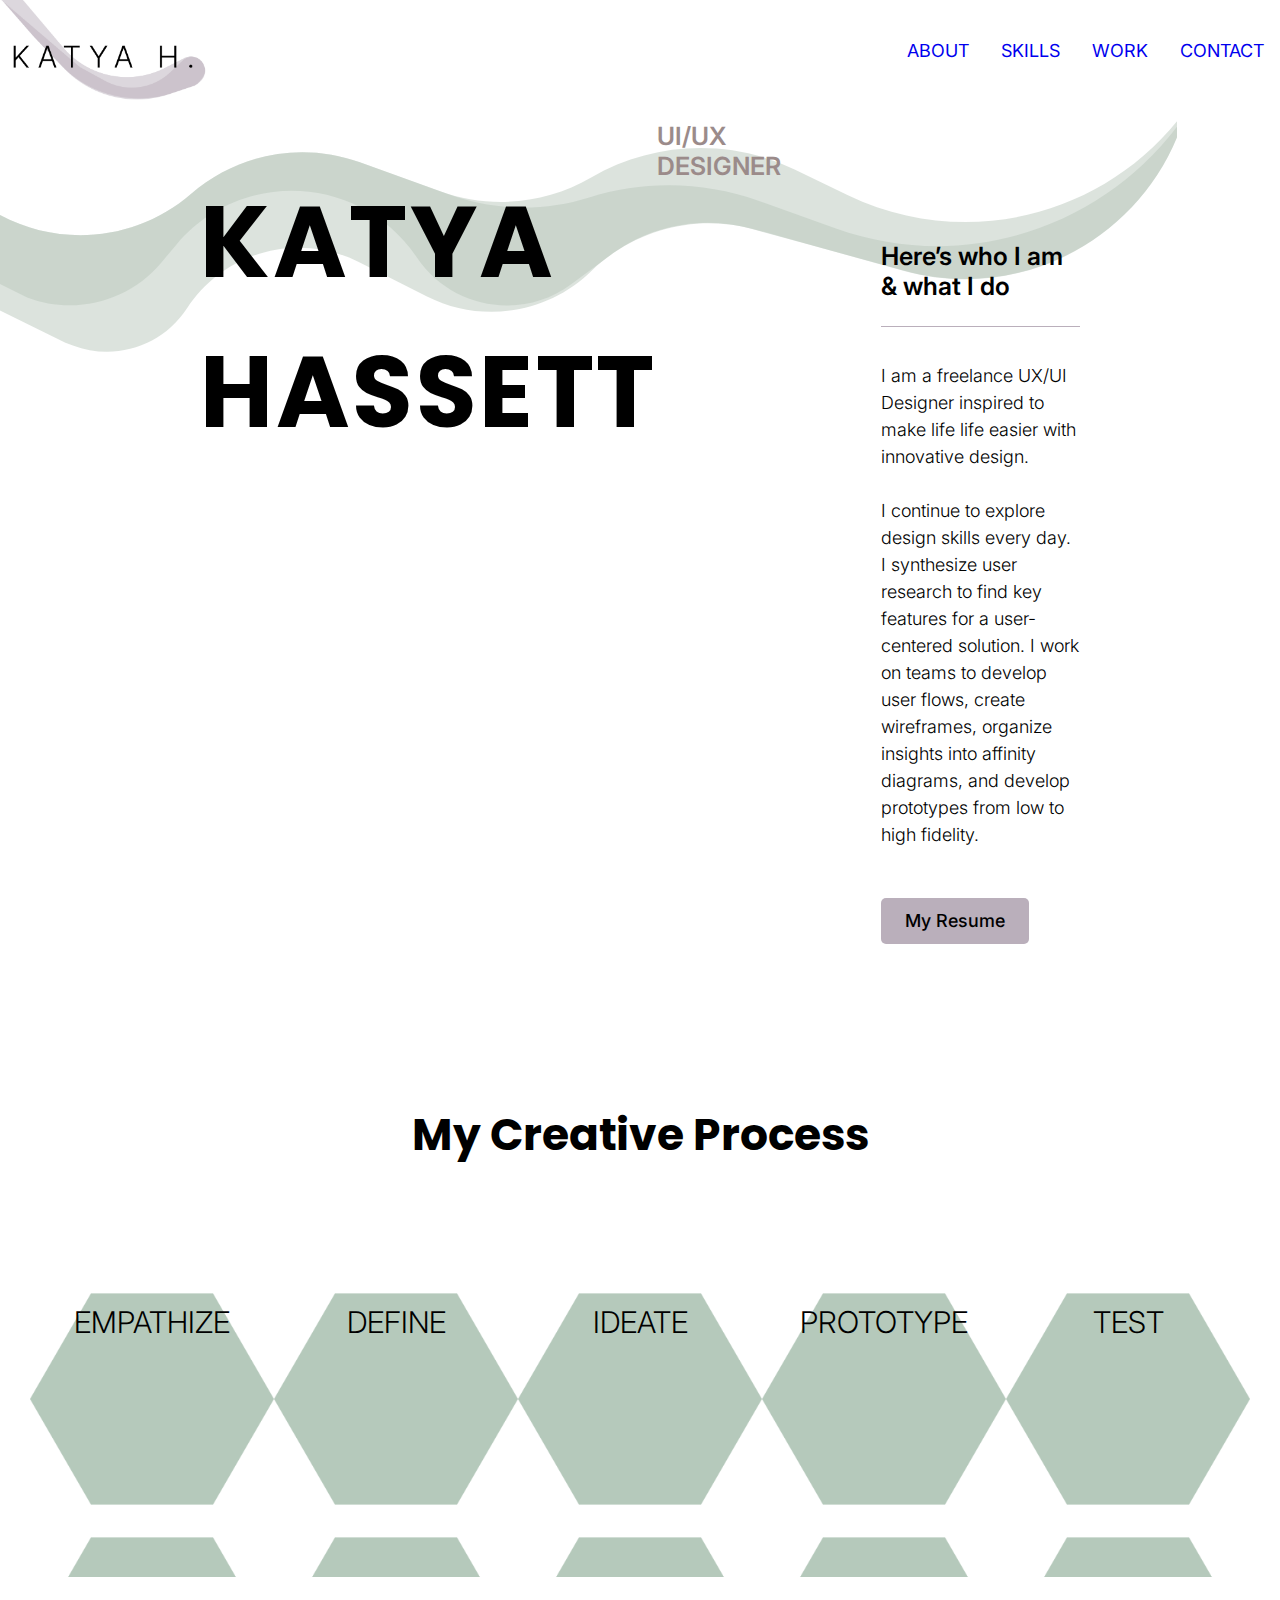
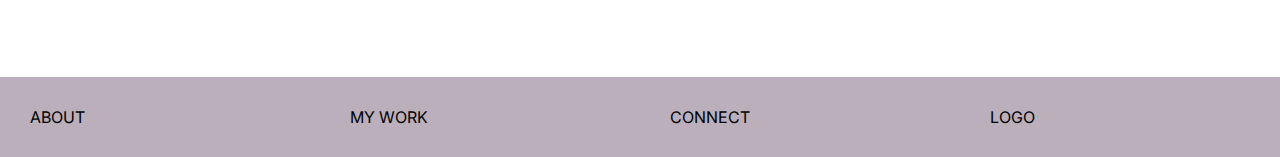
<file: index.html>
<!DOCTYPE html>
<html>
    <head>
        <title>Katya Hassett</title>
        <link rel="stylesheet" href="./style.css">
<link rel="preconnect" href="https://fonts.googleapis.com">
<link rel="preconnect" href="https://fonts.gstatic.com" crossorigin>
<link href="https://fonts.googleapis.com/css2?family=Poppins:wght@400;700&display=swap" rel="stylesheet">
<link rel="preconnect" href="https://fonts.googleapis.com">
<link rel="preconnect" href="https://fonts.gstatic.com" crossorigin>
<link href="https://fonts.googleapis.com/css2?family=Inter:wght@300;400;500;600;700&display=swap" rel="stylesheet">
    </head>

    <body class="mysite">
        <header class="nav">
            <a href="index.html">
                <img id ="logo" src="./images/logo.png" alt="Katya H. Logo">
            </a>

            <ul class="main-nav">
                <li><a href="#">ABOUT</a></li>
                <li><a href="skills.html">SKILLS</a></li>
                <li><a href="myWork.html">WORK</a></li>
                <li><a href="#">CONTACT</a></li>
            </ul>
        </header> 
        <main class="main-content">
            <div class="swirl"> 
                <svg height="496" width="100%" left="109px" position="absolute"
                viewBox="0 0 1440 496" fill="none" xmlns="http://www.w3.org/2000/svg">
                 <path opacity="0.5" d="M-635.546 -806.524L-600.464 -797.242C-524.139 -777.048 -494.987 -684.147 -546.091 -623.966C-564.326 -602.493 -573.39 -574.713 -571.328 -546.617L-530.932 3.82957C-529.333 25.6133 -523.881 46.9405 -514.829 66.8188C-483.574 135.454 -416.501 174.691 -347.272 174.962C-323.124 143.686 -281.341 130.344 -243.001 142.946L-222.844 129.457C-155.665 84.5042 -68.4273 82.9039 0.355499 125.363L105.905 190.518C176.856 234.316 268.036 226.934 331.017 172.294C383.183 127.037 455.743 113.524 520.703 136.969L610.84 169.501C667.039 189.784 729.334 184.155 780.987 154.124C851.05 113.389 936.742 110.006 1009.8 145.089L1069.78 173.891C1208.52 240.518 1367.6 192.579 1450.83 76.5283C1454.19 63.7051 1456.61 50.4302 1458 36.7646L1480.3 -507.457L1452.62 -579.404C1436.49 -621.326 1401.56 -653.204 1358.35 -665.444L1181.42 -715.552C1047.68 -753.429 1076.8 -950.815 1215.78 -948.464C1255.84 -947.786 1292.86 -926.94 1314.22 -893.033L1428.93 -710.891C1465.44 -652.918 1483.49 -585.224 1480.68 -516.769L1480.3 -507.457L1523.56 -395.01C1547.64 -332.418 1552.58 -264.081 1537.73 -198.68L1500.38 -34.0958C1490.98 7.31252 1473.79 44.5124 1450.83 76.5283C1415.08 213.021 1272.93 298.347 1132.11 259.029L965.253 212.443C910.899 197.267 852.614 206.936 806.072 238.851L803.864 240.364C795.97 245.777 788.576 251.884 781.768 258.612C732.617 307.184 657.934 318.933 596.244 287.798L519.504 249.067C451.22 214.603 367.94 237.083 326.274 301.226C298.693 343.685 245.217 361.133 197.902 343.112L189.5 339.912L35 264.132L-234.518 146.189C-237.321 144.962 -240.152 143.882 -243.001 142.946L-244.178 143.733C-276.13 165.113 -311.981 175.101 -347.272 174.962C-351.553 180.507 -355.279 186.615 -358.335 193.242C-385.604 252.398 -463.111 266.927 -509.955 221.665L-589.72 144.592C-638.559 97.4022 -655.335 26.0364 -632.637 -37.9698L-570.357 -213.588C-543.804 -288.465 -584.027 -370.531 -659.475 -395.415C-704.349 -410.215 -738.886 -446.421 -751.553 -491.943L-794.337 -645.696C-821.315 -742.649 -732.834 -832.264 -635.546 -806.524Z" fill="#B9C8BC"/>
                <path opacity="0.5" d="M-635.546 -806.524L-600.464 -797.242C-524.139 -777.048 -494.987 -684.147 -546.091 -623.966C-564.326 -602.493 -573.39 -574.713 -571.328 -546.617L-530.932 3.82957C-529.333 25.6133 -523.881 46.9405 -514.829 66.8188C-483.758 135.05 -417.289 174.228 -348.494 174.954C-324.246 139.016 -278.47 122.728 -236.15 136.887L-234.681 137.378L-222.844 129.457C-155.665 84.5042 -68.4273 82.9039 0.355499 125.363L105.905 190.518C176.856 234.316 268.036 226.934 331.017 172.294C383.183 127.037 455.743 113.524 520.703 136.969L621.23 173.251C672.004 191.576 727.387 192.735 778.883 176.551C840.926 157.052 907.639 158.348 968.878 180.241L1056.19 211.456C1205 264.656 1363.96 207.209 1448.2 85.7129C1452.94 70.0766 1456.26 53.7215 1458 36.7646L1480.3 -507.457L1452.62 -579.404C1436.49 -621.326 1401.56 -653.204 1358.35 -665.444L1181.42 -715.552C1047.68 -753.429 1076.8 -950.815 1215.78 -948.464C1255.84 -947.786 1292.86 -926.94 1314.22 -893.033L1428.93 -710.891C1465.44 -652.918 1483.49 -585.224 1480.68 -516.769L1480.3 -507.457L1523.56 -395.01C1547.64 -332.418 1552.58 -264.081 1537.73 -198.68L1499.95 -32.2079C1490.02 11.552 1472.12 51.2145 1448.2 85.7129C1408.69 216.129 1270.75 296.538 1133.64 258.956L959.83 211.318C916.788 199.52 870.523 204.165 830.553 224.02C821.26 228.635 812.308 234.108 803.974 240.287L758.394 274.082C702.636 315.422 623.645 301.795 584.961 244.163C521.961 150.302 386.515 143.153 313.984 229.861L297.449 249.629C260.673 293.593 200.064 309.401 146.5 289L-7.99998 213.22L-234.681 137.378L-244.178 143.733C-276.499 165.36 -312.809 175.33 -348.494 174.954C-351.423 179.295 -354.038 183.923 -356.295 188.818C-384.562 250.137 -464.902 265.197 -513.458 218.28L-589.72 144.592C-638.559 97.4022 -655.335 26.0364 -632.637 -37.9698L-570.357 -213.588C-543.804 -288.465 -584.027 -370.531 -659.475 -395.415C-704.349 -410.215 -738.886 -446.421 -751.553 -491.943L-794.337 -645.696C-821.315 -742.649 -732.834 -832.264 -635.546 -806.524Z" fill="#B9C8BC"/>
                </svg>
            </div>
                    
            <section class="wrapper">
                <div class="content-left wrapper">
                    <h1>KATYA HASSETT</h1>
                    <h2 id ="myTitle">UI/UX DESIGNER</h2>
                </div>
                <div class="content-right">
                    <h2 class="intro">Here’s who I am & what I do</h2>
                    <p>I am a freelance UX/UI Designer inspired to make life life easier with innovative design.<br/><br/>
                        I continue to explore design skills every day. I synthesize user research to find key features for a user-centered solution. I work on teams to develop user flows, create wireframes, organize insights into affinity diagrams, and develop prototypes from low to high fidelity. 
                    </p>
                    <button class="btn-cta">My Resume</button>
                </div>
            </section>

            <div class="CreativeProcess">
                <h4>My Creative Process</h4>
            </div>

            <div class="wrapper-hex">
                <div class="hex-col hex">
                    <h3>EMPATHIZE</h3>
                </div>
            
                <div class="hex-col hex">
                    <h3>DEFINE</h3>
                </div>
            
                <div class="hex-col hex">
                    <h3>IDEATE</h3>
                </div>

                <div class="hex-col hex">
                    <h3>PROTOTYPE</h3>
                </div>

                <div class="hex-col hex">
                    <h3>TEST</h3>
                </div>
            </div>
        </main>

        <footer class="wrapper footer">
            <div class="footer-col">
                <a>About</a> 
            </div>
            <div class="footer-col">
                <a>My Work</a> 
            </div><div class="footer-col">
                <a>Connect</a> 
            </div>
            <div class="footer-col">
                <a>Logo</a> 
            </div>
    
        </footer>

    </body>
</html>
</file>
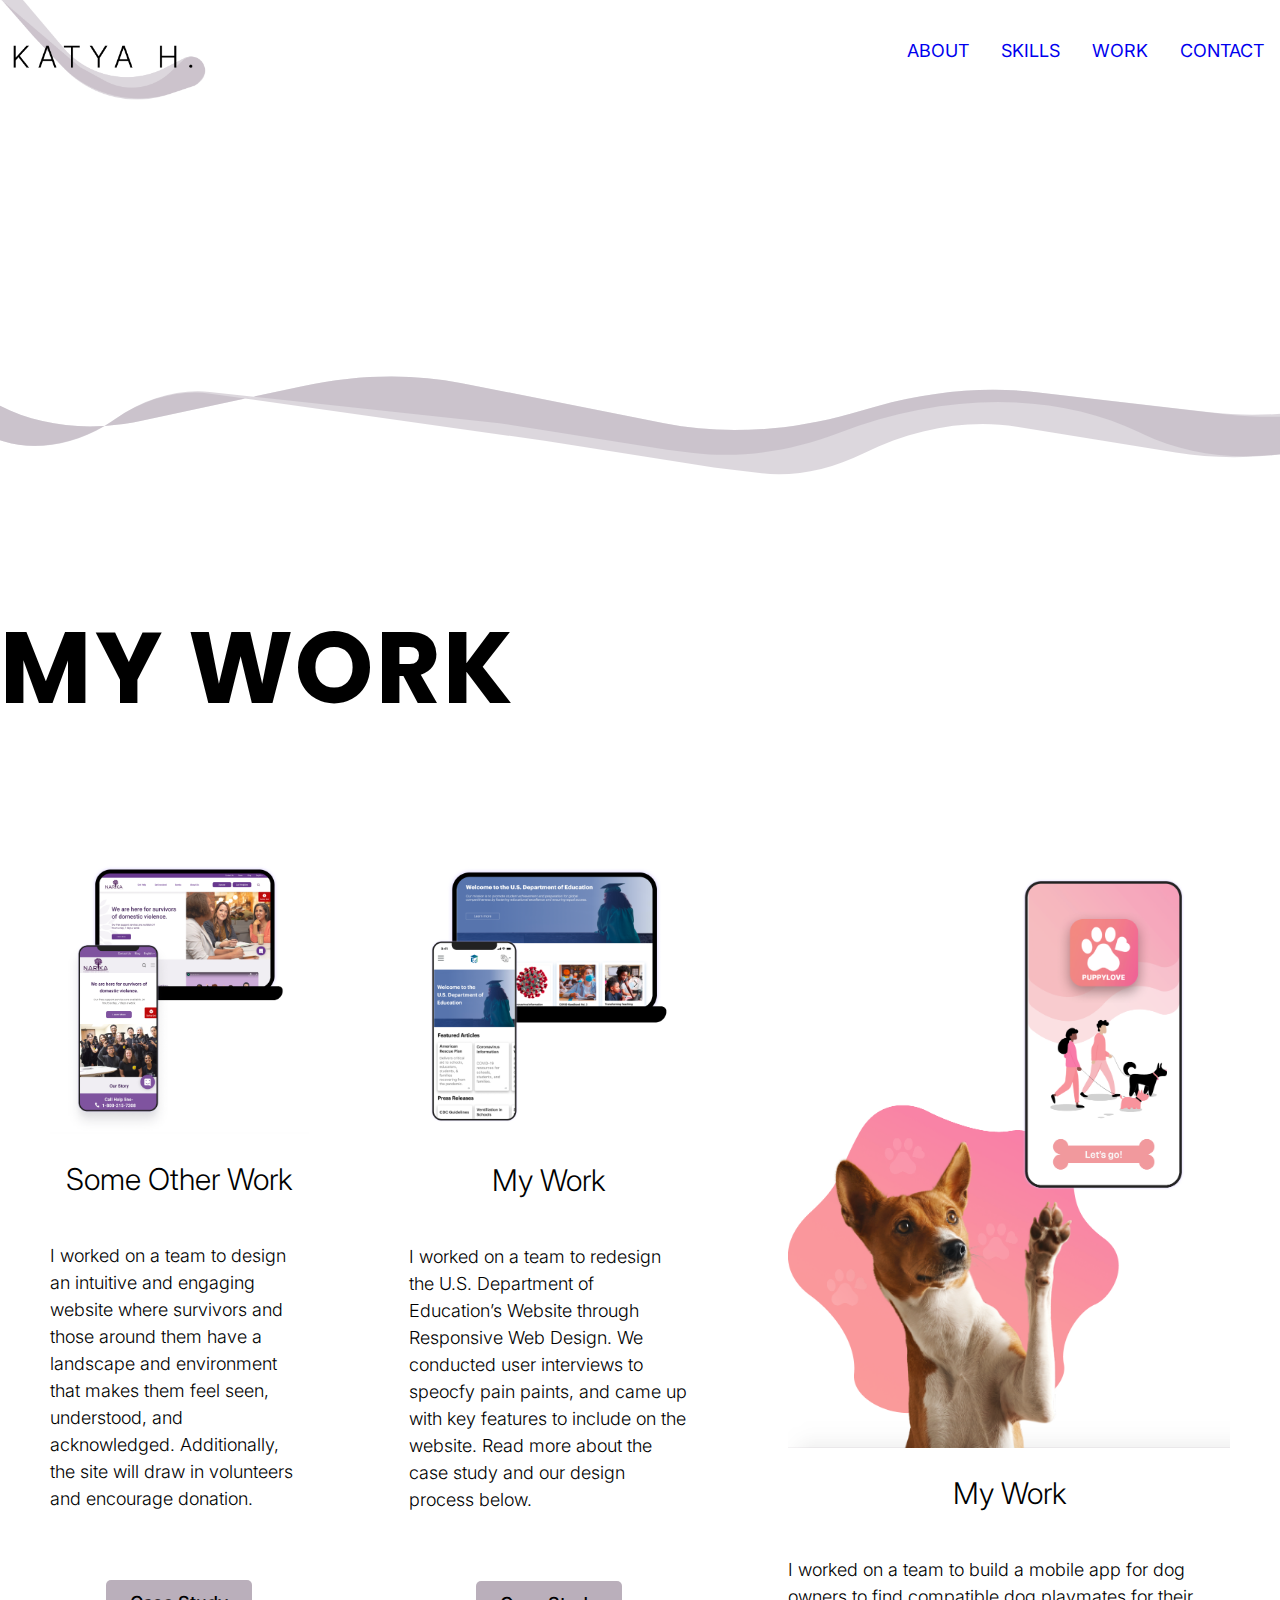
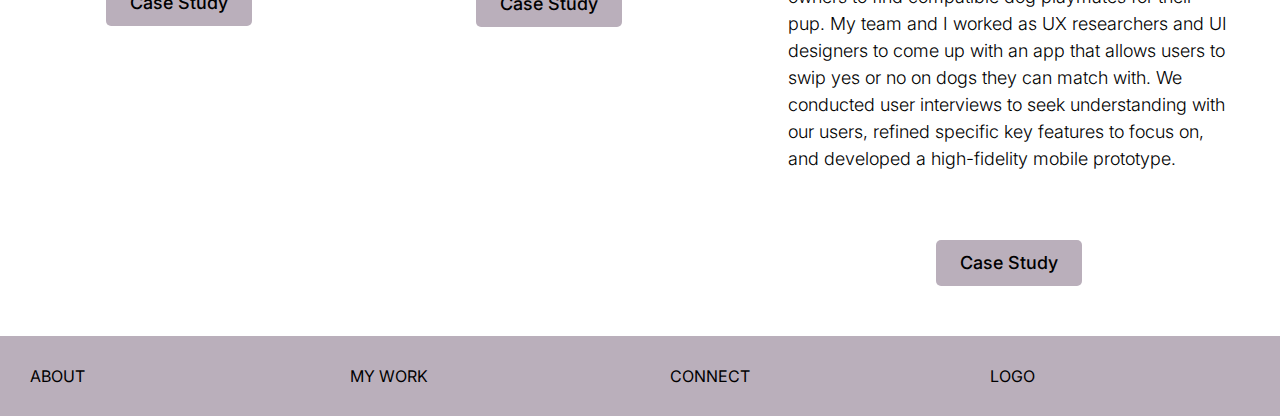
<file: aboutme.html>
<!DOCTYPE html>
<html>
    <head>
        <title>About Me</title>
        <link rel="stylesheet" href="./style.css"
<link rel="preconnect" href="https://fonts.googleapis.com">
<link rel="preconnect" href="https://fonts.gstatic.com" crossorigin>
<link href="https://fonts.googleapis.com/css2?family=Poppins:wght@400;700&display=swap" rel="stylesheet">
<link rel="preconnect" href="https://fonts.googleapis.com">
<link rel="preconnect" href="https://fonts.gstatic.com" crossorigin>
<link href="https://fonts.googleapis.com/css2?family=Inter:wght@300;400;500;600;700&display=swap" rel="stylesheet">
    </head>

    <body class="mysite">
        <header class="nav">
            <a href="index.html">
                <img id ="logo" src="./images/logo.png" alt="Katya H. Logo">
            </a>
            
            <ul class="main-nav">
                <li><a href="aboutme.html">ABOUT</a></li>
                <li><a href="#">SKILLS</a></li>
                <li><a href="#">WORK</a></li>
                <li><a href="#">CONTACT</a></li>
            </ul>
        </header> 
        
        <main>
            <div id="swirl"> 
                <svg width="2000" height="422" viewBox="0 0 1440 422" fill="none" xmlns="http://www.w3.org/2000/svg">
                    <path opacity="0.5" d="M570.516 313.653L597.08 306.23C651.239 291.098 705.487 286.32 756.206 292.215L929.561 312.366C967.944 316.827 1008.43 315.185 1049.46 307.502L1113.77 295.46C1169.17 285.088 1223.7 283.82 1274.75 291.716L1644.77 348.943C1689.45 355.853 1738.66 343.065 1780.37 316.177C1792.96 302.8 1802.74 287.036 1808.14 269.944C1809.91 264.336 1811.16 258.713 1811.87 253.144L1816.25 218.694C1825.35 147.217 1809.92 81.6217 1773.98 29.9195C1758.36 23.6242 1741.26 19.5626 1723.12 17.9076L558.889 -88.2856L1536.99 -82.9567C1590.08 -82.6675 1639.53 -71.2959 1681.88 -49.6425C1720.15 -30.0728 1751.19 -2.87079 1773.98 29.9195C1788.82 35.9 1802.31 43.8964 1814.1 53.7608L1836.76 72.7321C1886.69 114.533 1889.17 190.811 1842.74 256.707C1825.97 280.499 1804.42 300.68 1780.37 316.177C1753.57 344.654 1714.02 362.318 1676.78 358.969L1243.53 320.011C1203.39 316.401 1161.17 319.355 1118.62 328.751L1087.91 335.532C1022.73 356.28 955.903 362.349 895.729 352.568L736.799 326.734C688.429 318.872 634.218 328.275 583.798 353.273C549.648 370.204 513.012 377.186 479.735 373.104L433.948 367.487L266.25 340.997L-35.0384 298.534L-137.348 320.582C-150.189 323.35 -162.906 325.117 -175.377 325.904C-207.975 345.1 -245.182 351.069 -275.764 341.553L-421.161 296.306C-458.4 284.718 -461.4 238.098 -426.922 206.786C-388.483 171.877 -397.55 119.995 -442.934 115.174L-541.634 104.69C-557.121 103.045 -570.341 96.5413 -579.318 86.1512L-587.971 76.1364C-624.673 33.6562 -569.03 -42.4351 -505.238 -36.9993L-359.185 -24.5541C-328.758 -21.9614 -332.323 18.3436 -364.043 30.3738C-381.238 36.8951 -392.632 54.2394 -389.307 68.8306L-356.609 212.329C-349.293 244.435 -331.246 271.526 -304.637 290.345L-298.945 294.37C-265.538 317.998 -222.194 328.859 -175.377 325.904C-171.895 323.853 -168.465 321.652 -165.102 319.302C-135.588 298.682 -100.657 289.285 -69.7281 293.644L-35.0384 298.534L22.4157 286.152C77.5404 274.272 131.895 273.251 181.739 283.161L384 323.372C442.157 334.934 506.316 331.591 570.516 313.653Z" fill="#BAAFBB"/>
                    <path opacity="0.5" d="M570.516 313.653L597.08 306.23C651.239 291.098 705.487 286.32 756.206 292.215L946.877 314.379C973.88 317.517 1001.96 317.639 1030.58 314.742L1125.57 305.127C1160.05 301.637 1193.89 301.767 1226.44 305.514L1645.34 353.748C1688.68 358.737 1735.46 346.126 1775.62 320.799C1790.47 306.534 1802.03 289.105 1808.1 270.003C1809.9 264.356 1811.16 258.693 1811.88 253.085L1816.25 218.694C1825.35 147.217 1809.92 81.6217 1773.98 29.9195C1758.36 23.6242 1741.26 19.5626 1723.12 17.9076L558.889 -88.2856L1536.99 -82.9567C1590.08 -82.6675 1639.53 -71.2959 1681.88 -49.6425C1720.15 -30.0728 1751.19 -2.87079 1773.98 29.9195C1788.82 35.9 1802.31 43.8964 1814.1 53.7608L1835.09 71.3382C1886 113.955 1888.53 191.722 1841.19 258.904C1823.66 283.78 1800.96 304.82 1775.62 320.799C1749.19 346.203 1712.33 361.574 1677.48 358.498L1245.42 320.357C1213.64 317.552 1180.54 318.851 1146.97 324.222L1114.51 329.414L1038.74 347.508C975.06 362.713 912.968 357.901 862.907 333.88L859.95 332.461C775.046 291.722 665.644 291.832 559.335 332.763C510.339 351.627 459.865 358.594 413.446 352.9L387.275 349.69L219.577 323.199L-26.4677 296.687L-137.348 320.582C-150.263 323.366 -163.053 325.137 -175.593 325.918C-208.553 344.974 -245.986 350.819 -276.813 341.226L-421.161 296.306C-458.4 284.718 -461.4 238.098 -426.922 206.786C-388.483 171.877 -397.55 119.995 -442.934 115.174L-541.634 104.69C-557.121 103.045 -570.341 96.5413 -579.318 86.1512L-587.971 76.1364C-624.673 33.6562 -569.03 -42.4351 -505.238 -36.9993L-359.185 -24.5541C-328.758 -21.9614 -332.323 18.3436 -364.043 30.3738C-381.238 36.8951 -392.632 54.2394 -389.307 68.8306L-356.609 212.329C-349.293 244.435 -331.246 271.526 -304.637 290.345L-298.945 294.37C-265.589 317.962 -222.327 328.825 -175.593 325.918C-171.666 323.647 -167.803 321.189 -164.021 318.547C-135.081 298.328 -100.97 288.659 -70.2591 291.968L-26.4677 296.687L22.4157 286.152C77.5404 274.272 131.895 273.251 181.739 283.161L384 323.372C442.157 334.934 506.316 331.591 570.516 313.653Z" fill="#BAAFBB"/>
                    </svg>                    
            </div>

            <section class="wrapper">
                <div class="myWork">
                    <h1>MY WORK</h1>
                </div>
            </section>
         
            <section class="wrapper">
              <div class="column">
                <div class="content">
                  <img src="./images/NarikaCaseStudy.png" alt="Narika Case Study" style="width:100%">
                  <h3>Some Other Work</h3>
                  <p>I worked on a team to design an intuitive and engaging website where survivors and those around them have a landscape and environment that makes them feel seen, understood, and acknowledged. Additionally, the site will draw in volunteers and encourage donation.</p>
                  <button class="btn-cta">Case Study</button>
                </div>
              </div>
              <div class="column">
                <div class="content">
                  <img src="./images/Ed.govCaseStudy.png" alt="Ed.gov Case Study" style="width:100%">
                  <h3>My Work</h3>
                  <p>I worked on a team to redesign the U.S. Department of Education’s Website through Responsive Web Design. We conducted user interviews to speocfy pain paints, and came up with key features to include on the website. Read more about the case study and our design process below.</p>
                  <button class="btn-cta">Case Study</button>
                </div>
              </div>
              <div class="column">
                <div class="content">
                  <img src="./images/PuppyLoveCaseStudy.png" alt="Puppy Love Case Study" style="width:100%">
                  <h3>My Work</h3>
                  <p>I worked on a team to build a mobile app for dog owners to find compatible dog playmates for their pup. My team and I worked as UX researchers and UI designers to come up with an app that allows users to swip yes or no on dogs they can match with. We conducted user interviews to seek understanding with our users, refined specific key features to focus on, and developed a high-fidelity mobile prototype. </p>
                  <button class="btn-cta">Case Study</button>
                </div>
              </div>
            </section>
        </main>

        <footer class="wrapper footer">
            <div class="footer-col">
                <a>About</a> 
            </div>
            <div class="footer-col">
                <a>My Work</a> 
            </div><div class="footer-col">
                <a>Connect</a> 
            </div>
            <div class="footer-col">
                <a>Logo</a> 
            </div>
    
        </footer>

    </body>
</html>
</file>
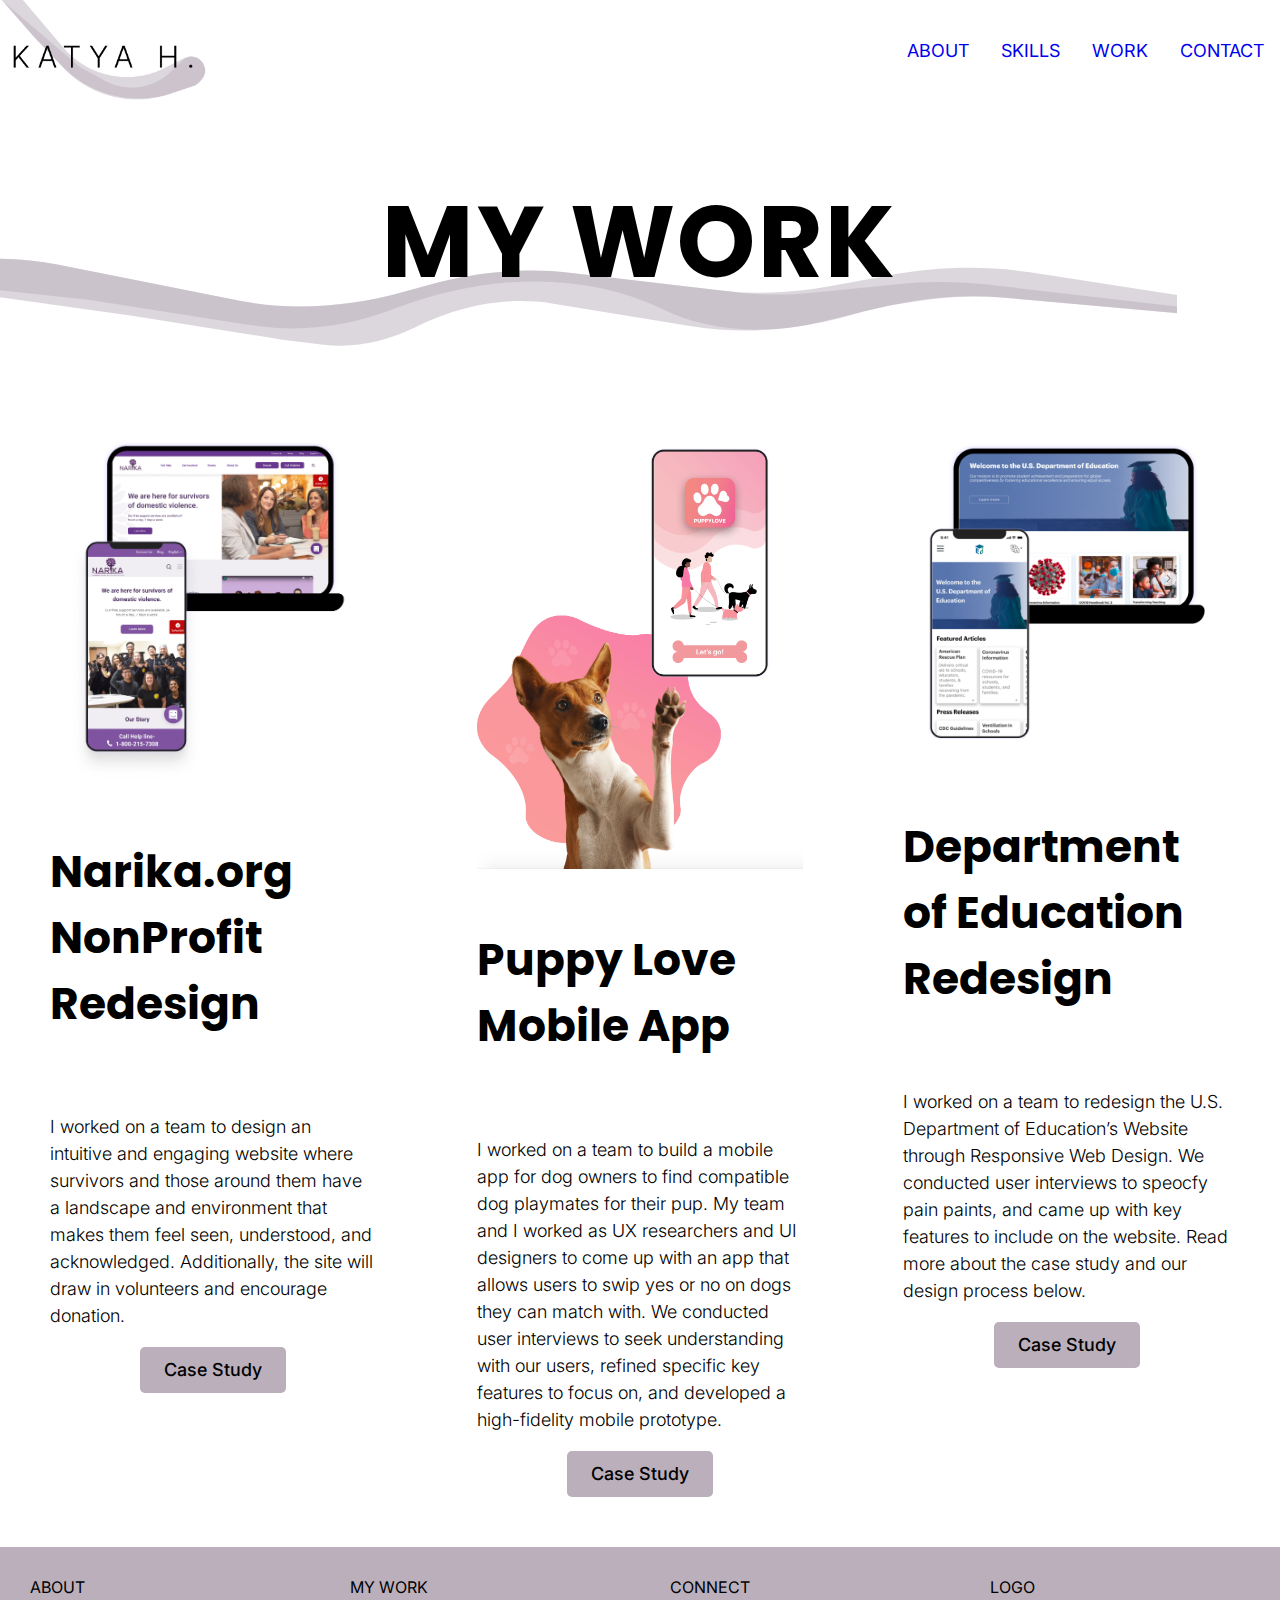
<file: myWork.html>
<!DOCTYPE html>
<html>
    <head>
        <title>My Work</title>
        <link rel="stylesheet" href="./style.css"
<link rel="preconnect" href="https://fonts.googleapis.com">
<link rel="preconnect" href="https://fonts.gstatic.com" crossorigin>
<link href="https://fonts.googleapis.com/css2?family=Poppins:wght@400;700&display=swap" rel="stylesheet">
<link rel="preconnect" href="https://fonts.googleapis.com">
<link rel="preconnect" href="https://fonts.gstatic.com" crossorigin>
<link href="https://fonts.googleapis.com/css2?family=Inter:wght@300;400;500;600;700&display=swap" rel="stylesheet">
    </head>

    <body class="mysite">
        <header class="nav">
            <a href="index.html">
                <img id ="logo" src="./images/logo.png" alt="Katya H. Logo">
            </a>
            
            <ul class="main-nav">
                <li><a href="#">ABOUT</a></li>
                <li><a href="skills.html">SKILLS</a></li>
                <li><a href="myWork.html">WORK</a></li>
                <li><a href="#">CONTACT</a></li>
            </ul>
        </header> 
        
        <main>
            <div class="swirl"> 
                <svg z-index="-999" viewBox="0 0 1440 422" fill="none" xmlns="http://www.w3.org/2000/svg">
                    <path opacity="0.5" d="M570.516 313.653L597.08 306.23C651.239 291.098 705.487 286.32 756.206 292.215L929.561 312.366C967.944 316.827 1008.43 315.185 1049.46 307.502L1113.77 295.46C1169.17 285.088 1223.7 283.82 1274.75 291.716L1644.77 348.943C1689.45 355.853 1738.66 343.065 1780.37 316.177C1792.96 302.8 1802.74 287.036 1808.14 269.944C1809.91 264.336 1811.16 258.713 1811.87 253.144L1816.25 218.694C1825.35 147.217 1809.92 81.6217 1773.98 29.9195C1758.36 23.6242 1741.26 19.5626 1723.12 17.9076L558.889 -88.2856L1536.99 -82.9567C1590.08 -82.6675 1639.53 -71.2959 1681.88 -49.6425C1720.15 -30.0728 1751.19 -2.87079 1773.98 29.9195C1788.82 35.9 1802.31 43.8964 1814.1 53.7608L1836.76 72.7321C1886.69 114.533 1889.17 190.811 1842.74 256.707C1825.97 280.499 1804.42 300.68 1780.37 316.177C1753.57 344.654 1714.02 362.318 1676.78 358.969L1243.53 320.011C1203.39 316.401 1161.17 319.355 1118.62 328.751L1087.91 335.532C1022.73 356.28 955.903 362.349 895.729 352.568L736.799 326.734C688.429 318.872 634.218 328.275 583.798 353.273C549.648 370.204 513.012 377.186 479.735 373.104L433.948 367.487L266.25 340.997L-35.0384 298.534L-137.348 320.582C-150.189 323.35 -162.906 325.117 -175.377 325.904C-207.975 345.1 -245.182 351.069 -275.764 341.553L-421.161 296.306C-458.4 284.718 -461.4 238.098 -426.922 206.786C-388.483 171.877 -397.55 119.995 -442.934 115.174L-541.634 104.69C-557.121 103.045 -570.341 96.5413 -579.318 86.1512L-587.971 76.1364C-624.673 33.6562 -569.03 -42.4351 -505.238 -36.9993L-359.185 -24.5541C-328.758 -21.9614 -332.323 18.3436 -364.043 30.3738C-381.238 36.8951 -392.632 54.2394 -389.307 68.8306L-356.609 212.329C-349.293 244.435 -331.246 271.526 -304.637 290.345L-298.945 294.37C-265.538 317.998 -222.194 328.859 -175.377 325.904C-171.895 323.853 -168.465 321.652 -165.102 319.302C-135.588 298.682 -100.657 289.285 -69.7281 293.644L-35.0384 298.534L22.4157 286.152C77.5404 274.272 131.895 273.251 181.739 283.161L384 323.372C442.157 334.934 506.316 331.591 570.516 313.653Z" fill="#BAAFBB"/>
                    <path opacity="0.5" d="M570.516 313.653L597.08 306.23C651.239 291.098 705.487 286.32 756.206 292.215L946.877 314.379C973.88 317.517 1001.96 317.639 1030.58 314.742L1125.57 305.127C1160.05 301.637 1193.89 301.767 1226.44 305.514L1645.34 353.748C1688.68 358.737 1735.46 346.126 1775.62 320.799C1790.47 306.534 1802.03 289.105 1808.1 270.003C1809.9 264.356 1811.16 258.693 1811.88 253.085L1816.25 218.694C1825.35 147.217 1809.92 81.6217 1773.98 29.9195C1758.36 23.6242 1741.26 19.5626 1723.12 17.9076L558.889 -88.2856L1536.99 -82.9567C1590.08 -82.6675 1639.53 -71.2959 1681.88 -49.6425C1720.15 -30.0728 1751.19 -2.87079 1773.98 29.9195C1788.82 35.9 1802.31 43.8964 1814.1 53.7608L1835.09 71.3382C1886 113.955 1888.53 191.722 1841.19 258.904C1823.66 283.78 1800.96 304.82 1775.62 320.799C1749.19 346.203 1712.33 361.574 1677.48 358.498L1245.42 320.357C1213.64 317.552 1180.54 318.851 1146.97 324.222L1114.51 329.414L1038.74 347.508C975.06 362.713 912.968 357.901 862.907 333.88L859.95 332.461C775.046 291.722 665.644 291.832 559.335 332.763C510.339 351.627 459.865 358.594 413.446 352.9L387.275 349.69L219.577 323.199L-26.4677 296.687L-137.348 320.582C-150.263 323.366 -163.053 325.137 -175.593 325.918C-208.553 344.974 -245.986 350.819 -276.813 341.226L-421.161 296.306C-458.4 284.718 -461.4 238.098 -426.922 206.786C-388.483 171.877 -397.55 119.995 -442.934 115.174L-541.634 104.69C-557.121 103.045 -570.341 96.5413 -579.318 86.1512L-587.971 76.1364C-624.673 33.6562 -569.03 -42.4351 -505.238 -36.9993L-359.185 -24.5541C-328.758 -21.9614 -332.323 18.3436 -364.043 30.3738C-381.238 36.8951 -392.632 54.2394 -389.307 68.8306L-356.609 212.329C-349.293 244.435 -331.246 271.526 -304.637 290.345L-298.945 294.37C-265.589 317.962 -222.327 328.825 -175.593 325.918C-171.666 323.647 -167.803 321.189 -164.021 318.547C-135.081 298.328 -100.97 288.659 -70.2591 291.968L-26.4677 296.687L22.4157 286.152C77.5404 274.272 131.895 273.251 181.739 283.161L384 323.372C442.157 334.934 506.316 331.591 570.516 313.653Z" fill="#BAAFBB"/>
                    </svg>                    
            </div>

            <section class="wrapper">
                <div class="m-a">
                    <h1>MY WORK</h1>
                </div>
            </section>
         
            <section class="wrapper">
              <div class="row">
                <div class="content">
                  <img src="./images/NarikaCaseStudy.png" alt="Narika Case Study" style="width:100%">
                  <h4>Narika.org NonProfit Redesign</h4>
                  <p>I worked on a team to design an intuitive and engaging website where survivors and those around them have a landscape and environment that makes them feel seen, understood, and acknowledged. Additionally, the site will draw in volunteers and encourage donation.</p>
                  <a href='https://docs.google.com/presentation/d/1iD_ixSKNqYV8R4neyzcyeOvgNAXoZsYi2gdylPT1oC0/edit?usp=sharing'target="_blank"><button class="btn-cta casestudy">Case Study</button></a> 
                </div>
              </div>
              <div class="row">
                <div class="content">
                  <img src="./images/PuppyLoveCaseStudy.png" alt="Puppy Love Case Study" style="width:100%">
                  <h4>Puppy Love Mobile App</h4>
                  <p>I worked on a team to build a mobile app for dog owners to find compatible dog playmates for their pup. My team and I worked as UX researchers and UI designers to come up with an app that allows users to swip yes or no on dogs they can match with. We conducted user interviews to seek understanding with our users, refined specific key features to focus on, and developed a high-fidelity mobile prototype. </p>
                  <a href='https://docs.google.com/presentation/d/1ajI5k-NkzrRevoqYjwK7u3XILiAh15iGUS6F7MVBhxA/edit#slide=id.p'target="_blank"><button class="btn-cta casestudy">Case Study</button></a>
                </div>
              </div>
              <div class="row">
                <div class="content">
                  <img src="./images/Ed.govCaseStudy.png" alt="Ed.gov Case Study" style="width:100%">
                  <h4>Department of Education Redesign</h4>
                  <p>I worked on a team to redesign the U.S. Department of Education’s Website through Responsive Web Design. We conducted user interviews to speocfy pain paints, and came up with key features to include on the website. Read more about the case study and our design process below.</p>
                  <a href='https://docs.google.com/presentation/d/1SAbUcQoJUoGoUKVV7TlJT52LsBXGVdknOadE5cpK_xw/edit?usp=sharing'target="_blank"><button class="btn-cta casestudy">Case Study</button></a>
                </div>
              </div>
            </section>
        </main>

        <footer class="wrapper footer">
            <div class="footer-col">
                <a>About</a> 
            </div>
            <div class="footer-col">
                <a>My Work</a> 
            </div><div class="footer-col">
                <a>Connect</a> 
            </div>
            <div class="footer-col">
                <a>Logo</a> 
            </div>
    
        </footer>

    </body>
</html>
</file>
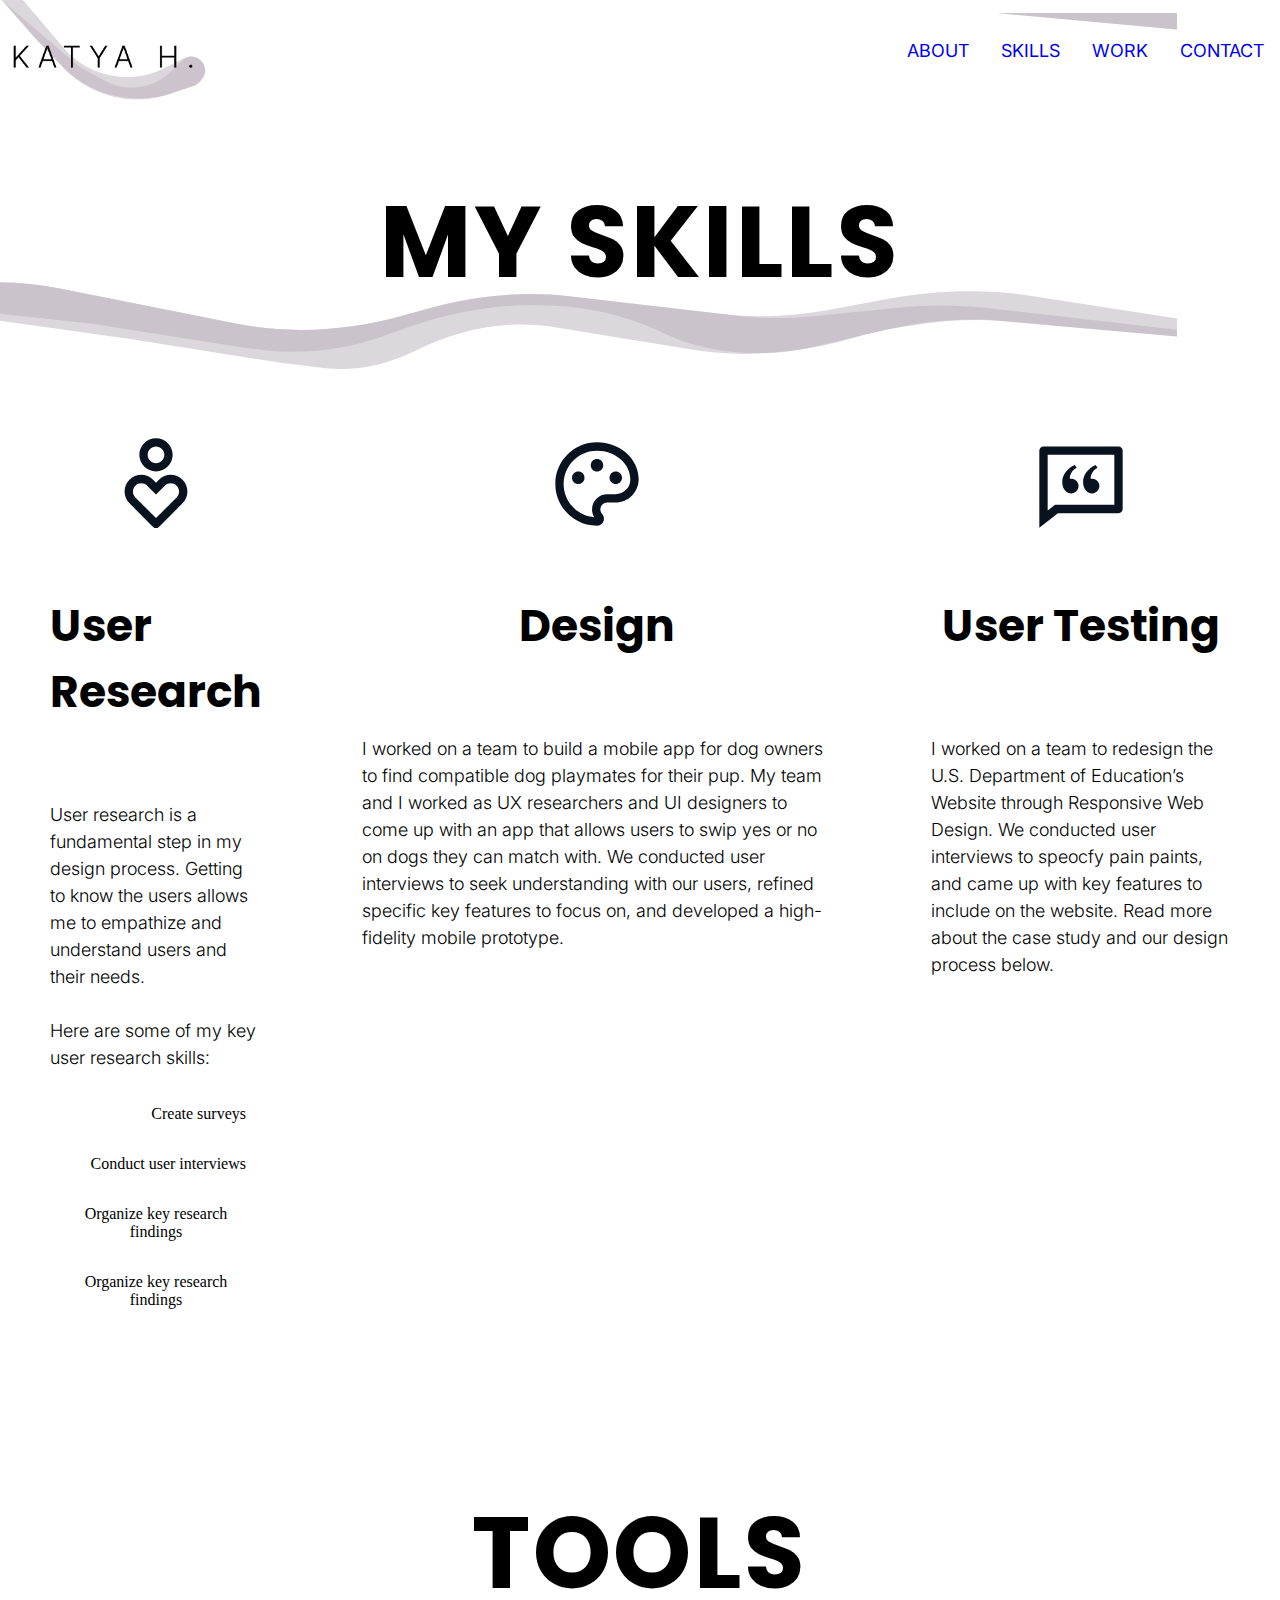
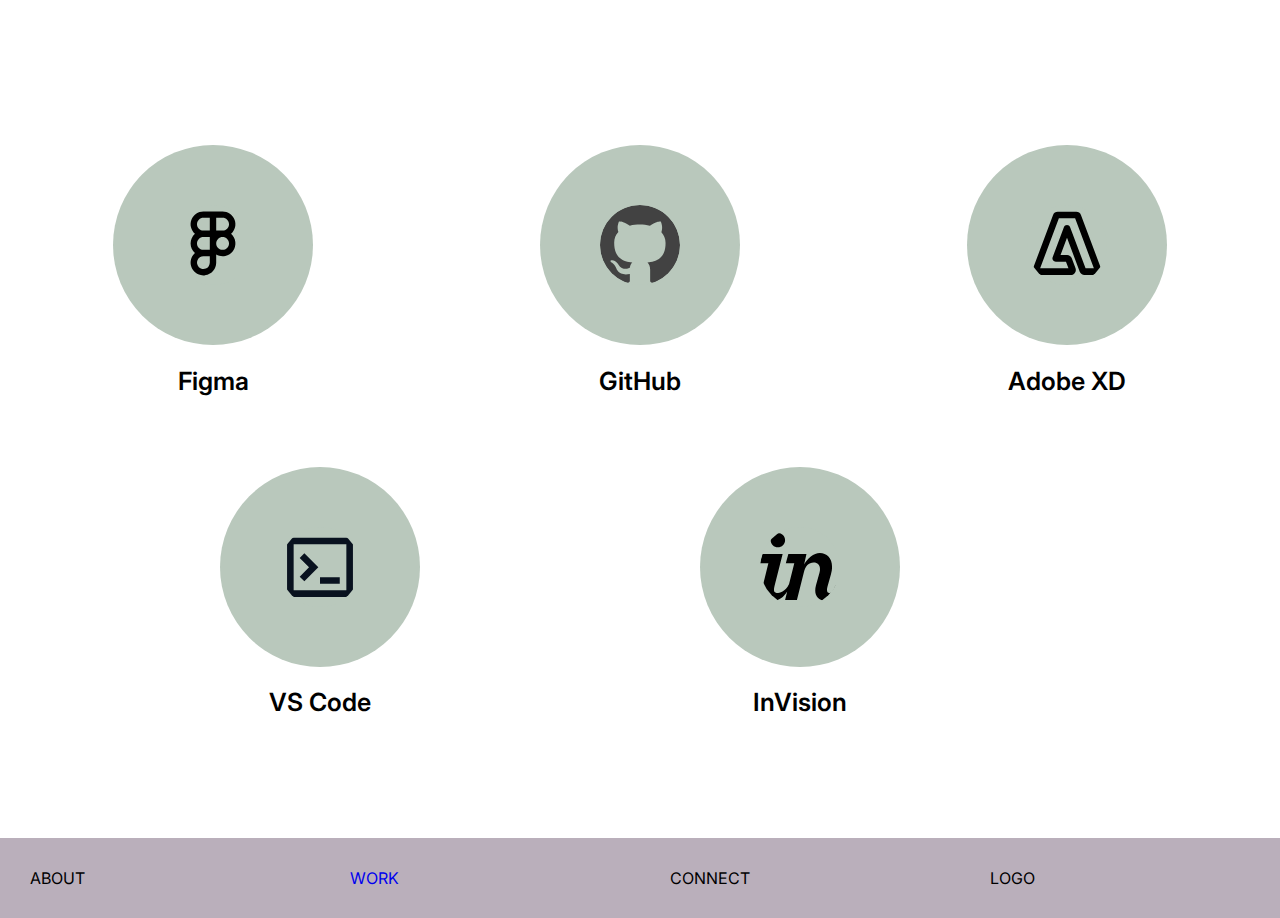
<file: skills.html>
<!DOCTYPE html>
<html>
    <head>
        <title>Skills</title>
        <link rel="stylesheet" href="./style.css">
<link rel="preconnect" href="https://fonts.googleapis.com">
<link rel="preconnect" href="https://fonts.gstatic.com" crossorigin>
<link href="https://fonts.googleapis.com/css2?family=Poppins:wght@400;700&display=swap" rel="stylesheet">
<link rel="preconnect" href="https://fonts.googleapis.com">
<link rel="preconnect" href="https://fonts.gstatic.com" crossorigin>
<link href="https://fonts.googleapis.com/css2?family=Inter:wght@300;400;500;600;700&display=swap" rel="stylesheet">
    </head>

    <body class="mysite">
        <header class="nav">
            <a href="index.html">
                <img id ="logo" src="./images/logo.png" alt="Katya H. Logo">
            </a>
            
            <ul class="main-nav">
                <li><a href="#">ABOUT</a></li>
                <li><a href="skills.html">SKILLS</a></li>
                <li><a href="myWork.html">WORK</a></li>
                <li><a href="#">CONTACT</a></li>
            </ul>
        </header> 
        
<main>
    <div class="swirl"> 
        <svg width="100%" height="422" viewBox="0 0 1440 422" fill="none" xmlns="http://www.w3.org/2000/svg">
            <path opacity="0.5" d="M570.516 313.653L597.08 306.23C651.239 291.098 705.487 286.32 756.206 292.215L929.561 312.366C967.944 316.827 1008.43 315.185 1049.46 307.502L1113.77 295.46C1169.17 285.088 1223.7 283.82 1274.75 291.716L1644.77 348.943C1689.45 355.853 1738.66 343.065 1780.37 316.177C1792.96 302.8 1802.74 287.036 1808.14 269.944C1809.91 264.336 1811.16 258.713 1811.87 253.144L1816.25 218.694C1825.35 147.217 1809.92 81.6217 1773.98 29.9195C1758.36 23.6242 1741.26 19.5626 1723.12 17.9076L558.889 -88.2856L1536.99 -82.9567C1590.08 -82.6675 1639.53 -71.2959 1681.88 -49.6425C1720.15 -30.0728 1751.19 -2.87079 1773.98 29.9195C1788.82 35.9 1802.31 43.8964 1814.1 53.7608L1836.76 72.7321C1886.69 114.533 1889.17 190.811 1842.74 256.707C1825.97 280.499 1804.42 300.68 1780.37 316.177C1753.57 344.654 1714.02 362.318 1676.78 358.969L1243.53 320.011C1203.39 316.401 1161.17 319.355 1118.62 328.751L1087.91 335.532C1022.73 356.28 955.903 362.349 895.729 352.568L736.799 326.734C688.429 318.872 634.218 328.275 583.798 353.273C549.648 370.204 513.012 377.186 479.735 373.104L433.948 367.487L266.25 340.997L-35.0384 298.534L-137.348 320.582C-150.189 323.35 -162.906 325.117 -175.377 325.904C-207.975 345.1 -245.182 351.069 -275.764 341.553L-421.161 296.306C-458.4 284.718 -461.4 238.098 -426.922 206.786C-388.483 171.877 -397.55 119.995 -442.934 115.174L-541.634 104.69C-557.121 103.045 -570.341 96.5413 -579.318 86.1512L-587.971 76.1364C-624.673 33.6562 -569.03 -42.4351 -505.238 -36.9993L-359.185 -24.5541C-328.758 -21.9614 -332.323 18.3436 -364.043 30.3738C-381.238 36.8951 -392.632 54.2394 -389.307 68.8306L-356.609 212.329C-349.293 244.435 -331.246 271.526 -304.637 290.345L-298.945 294.37C-265.538 317.998 -222.194 328.859 -175.377 325.904C-171.895 323.853 -168.465 321.652 -165.102 319.302C-135.588 298.682 -100.657 289.285 -69.7281 293.644L-35.0384 298.534L22.4157 286.152C77.5404 274.272 131.895 273.251 181.739 283.161L384 323.372C442.157 334.934 506.316 331.591 570.516 313.653Z" fill="#BAAFBB"/>
            <path opacity="0.5" d="M570.516 313.653L597.08 306.23C651.239 291.098 705.487 286.32 756.206 292.215L946.877 314.379C973.88 317.517 1001.96 317.639 1030.58 314.742L1125.57 305.127C1160.05 301.637 1193.89 301.767 1226.44 305.514L1645.34 353.748C1688.68 358.737 1735.46 346.126 1775.62 320.799C1790.47 306.534 1802.03 289.105 1808.1 270.003C1809.9 264.356 1811.16 258.693 1811.88 253.085L1816.25 218.694C1825.35 147.217 1809.92 81.6217 1773.98 29.9195C1758.36 23.6242 1741.26 19.5626 1723.12 17.9076L558.889 -88.2856L1536.99 -82.9567C1590.08 -82.6675 1639.53 -71.2959 1681.88 -49.6425C1720.15 -30.0728 1751.19 -2.87079 1773.98 29.9195C1788.82 35.9 1802.31 43.8964 1814.1 53.7608L1835.09 71.3382C1886 113.955 1888.53 191.722 1841.19 258.904C1823.66 283.78 1800.96 304.82 1775.62 320.799C1749.19 346.203 1712.33 361.574 1677.48 358.498L1245.42 320.357C1213.64 317.552 1180.54 318.851 1146.97 324.222L1114.51 329.414L1038.74 347.508C975.06 362.713 912.968 357.901 862.907 333.88L859.95 332.461C775.046 291.722 665.644 291.832 559.335 332.763C510.339 351.627 459.865 358.594 413.446 352.9L387.275 349.69L219.577 323.199L-26.4677 296.687L-137.348 320.582C-150.263 323.366 -163.053 325.137 -175.593 325.918C-208.553 344.974 -245.986 350.819 -276.813 341.226L-421.161 296.306C-458.4 284.718 -461.4 238.098 -426.922 206.786C-388.483 171.877 -397.55 119.995 -442.934 115.174L-541.634 104.69C-557.121 103.045 -570.341 96.5413 -579.318 86.1512L-587.971 76.1364C-624.673 33.6562 -569.03 -42.4351 -505.238 -36.9993L-359.185 -24.5541C-328.758 -21.9614 -332.323 18.3436 -364.043 30.3738C-381.238 36.8951 -392.632 54.2394 -389.307 68.8306L-356.609 212.329C-349.293 244.435 -331.246 271.526 -304.637 290.345L-298.945 294.37C-265.589 317.962 -222.327 328.825 -175.593 325.918C-171.666 323.647 -167.803 321.189 -164.021 318.547C-135.081 298.328 -100.97 288.659 -70.2591 291.968L-26.4677 296.687L22.4157 286.152C77.5404 274.272 131.895 273.251 181.739 283.161L384 323.372C442.157 334.934 506.316 331.591 570.516 313.653Z" fill="#BAAFBB"/>
            </svg>                    
    </div>

    <section class="wrapper">
        <div class="m-a">
            <h1>MY SKILLS</h1>
        </div>
    </section>
  
    <section class="wrapper">
      <div>
        <div class="content">
            <svg class="icon" width="100" height="100" viewBox="0 0 24 24" fill="none" xmlns="http://www.w3.org/2000/svg">
                <path d="M18.3641 10.98C19.9261 12.541 19.9261 15.074 18.3641 16.636L12.7071 22.293C12.3171 22.683 11.6831 22.683 11.2931 22.293L5.6361 16.636C4.0741 15.074 4.0741 12.541 5.6361 10.979C7.1981 9.417 9.7311 9.417 11.2931 10.979L11.9991 11.686L12.7071 10.979C14.2691 9.417 16.8021 9.417 18.3641 10.979V10.98ZM7.0501 12.392C6.2701 13.173 6.2701 14.44 7.0501 15.221L12.0001 20.171L16.9501 15.221C17.7301 14.44 17.7301 13.173 16.9501 12.392C16.1691 11.612 14.9021 11.612 14.1201 12.394L11.9981 14.512L9.8781 12.392C9.0981 11.612 7.8311 11.612 7.0501 12.392ZM12.0001 1C14.2101 1 16.0001 2.79 16.0001 5C16.0001 7.21 14.2101 9 12.0001 9C9.7901 9 8.0001 7.21 8.0001 5C8.0001 2.79 9.7901 1 12.0001 1ZM12.0001 3C10.8951 3 10.0001 3.895 10.0001 5C10.0001 6.105 10.8951 7 12.0001 7C13.1051 7 14.0001 6.105 14.0001 5C14.0001 3.895 13.1051 3 12.0001 3Z" fill="#09121F"/>
                </svg>                        
          <h4>User Research</h4>
          <p class="skills-content">User research is a fundamental step in my design process. Getting to know the users allows me to empathize and understand users and their needs.</br></br> Here are some of my key user research skills:
            <ul>
              <li>Create surveys</li>
              <li>Conduct user interviews </li>
              <li>Organize key research findings</li>
              <li>Organize key research findings</li>
            </ul>  
            </p>
        </div>
      </div>
      <div>
        <div class="content">
            <svg class="icon" width="100" height="100" viewBox="0 0 24 24" fill="none" xmlns="http://www.w3.org/2000/svg">
                <path d="M12 2C17.522 2 22 5.978 22 10.889C21.9992 12.3622 21.4136 13.7748 20.3717 14.8165C19.3299 15.8581 17.9172 16.4435 16.444 16.444H14.478C13.556 16.444 12.811 17.189 12.811 18.111C12.811 18.533 12.978 18.922 13.233 19.211C13.5 19.511 13.667 19.9 13.667 20.333C13.667 21.256 12.9 22 12 22C6.478 22 2 17.522 2 12C2 6.478 6.478 2 12 2ZM10.811 18.111C10.8106 17.6293 10.9052 17.1523 11.0893 16.7072C11.2735 16.2622 11.5436 15.8578 11.8842 15.5172C12.2248 15.1766 12.6292 14.9065 13.0742 14.7223C13.5193 14.5382 13.9963 14.4436 14.478 14.444H16.444C17.3866 14.4435 18.2905 14.0689 18.9572 13.4026C19.6239 12.7363 19.9989 11.8326 20 10.89C20 7.139 16.468 4 12 4C9.93558 3.99812 7.95034 4.79436 6.45938 6.22225C4.96841 7.65014 4.08715 9.59913 3.99986 11.6617C3.91256 13.7243 4.62599 15.7408 5.99097 17.2895C7.35595 18.8383 9.2668 19.7994 11.324 19.972C10.9892 19.4093 10.812 18.7668 10.811 18.112V18.111ZM7.5 12C7.10218 12 6.72064 11.842 6.43934 11.5607C6.15804 11.2794 6 10.8978 6 10.5C6 10.1022 6.15804 9.72064 6.43934 9.43934C6.72064 9.15804 7.10218 9 7.5 9C7.89782 9 8.27936 9.15804 8.56066 9.43934C8.84196 9.72064 9 10.1022 9 10.5C9 10.8978 8.84196 11.2794 8.56066 11.5607C8.27936 11.842 7.89782 12 7.5 12ZM16.5 12C16.1022 12 15.7206 11.842 15.4393 11.5607C15.158 11.2794 15 10.8978 15 10.5C15 10.1022 15.158 9.72064 15.4393 9.43934C15.7206 9.15804 16.1022 9 16.5 9C16.8978 9 17.2794 9.15804 17.5607 9.43934C17.842 9.72064 18 10.1022 18 10.5C18 10.8978 17.842 11.2794 17.5607 11.5607C17.2794 11.842 16.8978 12 16.5 12ZM12 9C11.6022 9 11.2206 8.84196 10.9393 8.56066C10.658 8.27936 10.5 7.89782 10.5 7.5C10.5 7.10218 10.658 6.72064 10.9393 6.43934C11.2206 6.15804 11.6022 6 12 6C12.3978 6 12.7794 6.15804 13.0607 6.43934C13.342 6.72064 13.5 7.10218 13.5 7.5C13.5 7.89782 13.342 8.27936 13.0607 8.56066C12.7794 8.84196 12.3978 9 12 9Z" fill="#09121F"/>
                </svg>
          <h4>Design</h4>
          <p>I worked on a team to build a mobile app for dog owners to find compatible dog playmates for their pup. My team and I worked as UX researchers and UI designers to come up with an app that allows users to swip yes or no on dogs they can match with. We conducted user interviews to seek understanding with our users, refined specific key features to focus on, and developed a high-fidelity mobile prototype.</p>
        </div>
      </div>
      <div>
        <div class="content">
            <svg class="icon" width="100" height="100" viewBox="0 0 24 24" fill="none" xmlns="http://www.w3.org/2000/svg">
                <path d="M21 3C21.552 3 22 3.448 22 4V18C22 18.552 21.552 19 21 19H6.455L2 22.5V4C2 3.448 2.448 3 3 3H21ZM20 5H4V18.385L5.763 17H20V5ZM10.515 7.412L10.962 8.1C9.294 9.003 9.323 10.452 9.323 10.764C9.478 10.744 9.641 10.74 9.803 10.755C10.705 10.839 11.416 11.58 11.416 12.5C11.416 13.466 10.632 14.25 9.666 14.25C9.129 14.25 8.616 14.005 8.292 13.66C7.777 13.114 7.5 12.5 7.5 11.505C7.5 9.755 8.728 8.187 10.515 7.412V7.412ZM15.515 7.412L15.962 8.1C14.294 9.003 14.323 10.452 14.323 10.764C14.478 10.744 14.641 10.74 14.803 10.755C15.705 10.839 16.416 11.58 16.416 12.5C16.416 13.466 15.632 14.25 14.666 14.25C14.129 14.25 13.616 14.005 13.292 13.66C12.777 13.114 12.5 12.5 12.5 11.505C12.5 9.755 13.728 8.187 15.515 7.412V7.412Z" fill="#09121F"/>
                </svg>                                                                    
          <h4>User Testing</h4>
          <p>I worked on a team to redesign the U.S. Department of Education’s Website through Responsive Web Design. We conducted user interviews to speocfy pain paints, and came up with key features to include on the website. Read more about the case study and our design process below.</p>
        </div>
      </div>
    </section>

  <section class="wrapper">
      <div class="m-a">
          <h1>TOOLS</h1>
      </div>
  </section>
  <div class="wrapper container">
    <div class="column-tools-top">
      <div class="svg-wrapper">
        <svg class="svg" viewBox="0 0 24 25" fill="none" xmlns="http://www.w3.org/2000/svg">
          <path fill-rule="evenodd" clip-rule="evenodd" d="M11 2.00418H9.00001C8.1875 2.00413 7.39424 2.25152 6.7258 2.71342C6.05736 3.17532 5.54543 3.82983 5.25814 4.58985C4.97086 5.34987 4.92183 6.17936 5.11759 6.96793C5.31336 7.7565 5.74463 8.46676 6.35401 9.00418C5.92792 9.37916 5.58674 9.84072 5.35325 10.3581C5.11976 10.8754 4.99933 11.4366 5.00001 12.0042C4.99933 12.5718 5.11976 13.133 5.35325 13.6503C5.58674 14.1676 5.92792 14.6292 6.35401 15.0042C5.85275 15.4463 5.47028 16.007 5.24154 16.635C5.0128 17.2631 4.94508 17.9384 5.04456 18.5993C5.14405 19.2603 5.40757 19.8858 5.81105 20.4186C6.21453 20.9515 6.74511 21.3747 7.35431 21.6497C7.9635 21.9247 8.6319 22.0427 9.29842 21.9928C9.96494 21.943 10.6083 21.7269 11.1698 21.3643C11.7313 21.0017 12.193 20.5042 12.5127 19.9173C12.8324 19.3303 13 18.6726 13 18.0042V15.4692C13.8593 15.9665 14.8727 16.1265 15.8434 15.9181C16.8141 15.7097 17.6726 15.1477 18.2519 14.3415C18.8313 13.5353 19.0902 12.5425 18.9782 11.556C18.8662 10.5696 18.3914 9.66 17.646 9.00418C18.2554 8.46676 18.6867 7.7565 18.8824 6.96793C19.0782 6.17936 19.0292 5.34987 18.7419 4.58985C18.4546 3.82983 17.9427 3.17532 17.2742 2.71342C16.6058 2.25152 15.8125 2.00413 15 2.00418H11ZM13 4.00418V8.00418H15C15.5304 8.00418 16.0391 7.79347 16.4142 7.41839C16.7893 7.04332 17 6.53461 17 6.00418C17 5.47375 16.7893 4.96504 16.4142 4.58997C16.0391 4.21489 15.5304 4.00418 15 4.00418H13ZM11 10.0042H9.00001C8.46957 10.0042 7.96086 10.2149 7.58579 10.59C7.21072 10.965 7.00001 11.4737 7.00001 12.0042C7.00001 12.5346 7.21072 13.0433 7.58579 13.4184C7.96086 13.7935 8.46957 14.0042 9.00001 14.0042H11V10.0042ZM9.00001 8.00418H11V4.00418H9.00001C8.46957 4.00418 7.96086 4.21489 7.58579 4.58997C7.21072 4.96504 7.00001 5.47375 7.00001 6.00418C7.00001 6.53461 7.21072 7.04332 7.58579 7.41839C7.96086 7.79347 8.46957 8.00418 9.00001 8.00418ZM13 12.0042C13 12.5346 13.2107 13.0433 13.5858 13.4184C13.9609 13.7935 14.4696 14.0042 15 14.0042C15.5304 14.0042 16.0391 13.7935 16.4142 13.4184C16.7893 13.0433 17 12.5346 17 12.0042C17 11.4737 16.7893 10.965 16.4142 10.59C16.0391 10.2149 15.5304 10.0042 15 10.0042C14.4696 10.0042 13.9609 10.2149 13.5858 10.59C13.2107 10.965 13 11.4737 13 12.0042ZM9.00001 16.0042H11V18.0042C11 18.3997 10.8827 18.7864 10.6629 19.1153C10.4432 19.4442 10.1308 19.7006 9.76537 19.8519C9.39992 20.0033 8.99779 20.0429 8.60982 19.9658C8.22186 19.8886 7.8655 19.6981 7.58579 19.4184C7.30609 19.1387 7.11561 18.7823 7.03843 18.3944C6.96126 18.0064 7.00087 17.6043 7.15225 17.2388C7.30362 16.8734 7.55997 16.561 7.88887 16.3412C8.21776 16.1215 8.60444 16.0042 9.00001 16.0042Z" fill="black"/>
        </svg>
      </div>           
      <h2>Figma</h2>
    </div>
    <div class="column-tools-top">
      <div class="svg-wrapper">
        <svg class="svg" viewBox="0 0 16 16" fill="none" xmlns="http://www.w3.org/2000/svg">
          <g clip-path="url(#clip0)">
          <path fill-rule="evenodd" clip-rule="evenodd" d="M7.97578 0C3.57211 0 0.000244141 3.57186 0.000244141 7.97553C0.000244141 11.4985 2.29994 14.4832 5.43144 15.5596C5.82287 15.6086 5.96966 15.3639 5.96966 15.1682C5.96966 14.9725 5.96966 14.4832 5.96966 13.7982C3.76783 14.2875 3.27853 12.7217 3.27853 12.7217C2.93602 11.792 2.3978 11.5474 2.3978 11.5474C1.66385 11.0581 2.44673 11.0581 2.44673 11.0581C3.2296 11.107 3.66997 11.8899 3.66997 11.8899C4.40391 13.1131 5.5293 12.7706 5.96966 12.5749C6.01859 12.0367 6.26324 11.6942 6.45896 11.4985C4.69749 11.3028 2.83816 10.6177 2.83816 7.53517C2.83816 6.65443 3.13174 5.96942 3.66997 5.38226C3.62104 5.23547 3.32746 4.40367 3.76783 3.32722C3.76783 3.32722 4.45284 3.1315 5.96966 4.15902C6.60575 3.9633 7.29076 3.91437 7.97578 3.91437C8.66079 3.91437 9.34581 4.01223 9.98189 4.15902C11.4987 3.1315 12.1837 3.32722 12.1837 3.32722C12.6241 4.40367 12.3305 5.23547 12.2816 5.43119C12.7709 5.96942 13.1134 6.70336 13.1134 7.5841C13.1134 10.6667 11.2541 11.3028 9.4926 11.4985C9.78618 11.7431 10.0308 12.2324 10.0308 12.9664C10.0308 14.0428 10.0308 14.8746 10.0308 15.1682C10.0308 15.3639 10.1776 15.6086 10.5691 15.5596C13.7495 14.4832 16.0002 11.4985 16.0002 7.97553C15.9513 3.57186 12.3794 0 7.97578 0Z" fill="#424242"/>
          </g>
          <defs>
          <clipPath id="clip0">
          <rect width="24" height="24" fill="white" transform="translate(0.000244141)"/>
          </clipPath>
          </defs>
        </svg>
      </div>            
      <h2>GitHub</h2>
    </div>
    <div class="column-tools-top">
      <div class="svg-wrapper">
        <svg class="svg" viewBox="0 0 24 24" fill="none" xmlns="http://www.w3.org/2000/svg">
          <path fill-rule="evenodd" clip-rule="evenodd" d="M7.81704 2.973C7.92427 2.68723 8.11613 2.44098 8.367 2.26712C8.61787 2.09327 8.91581 2.00008 9.22104 2H14.778C15.0834 1.99987 15.3816 2.09297 15.6327 2.26684C15.8837 2.44071 16.0757 2.68707 16.183 2.973L22.183 18.973C22.2682 19.2 22.2971 19.4443 22.2672 19.6849C22.2373 19.9255 22.1496 20.1552 22.0115 20.3545C21.8733 20.5538 21.689 20.7166 21.4742 20.829C21.2594 20.9414 21.0205 21.0001 20.778 21H17.221C16.9158 20.9999 16.6179 20.9067 16.367 20.7329C16.1161 20.559 15.9243 20.3128 15.817 20.027L12 9.848L10.068 15H12.033C12.3384 14.9999 12.6366 15.093 12.8877 15.2668C13.1387 15.4407 13.3307 15.6871 13.438 15.973L14.563 18.973C14.6482 19.2 14.6771 19.4443 14.6472 19.6849C14.6173 19.9255 14.5296 20.1552 14.3915 20.3545C14.2533 20.5538 14.069 20.7166 13.8542 20.829C13.6394 20.9414 13.4005 21.0001 13.158 21H3.22204C2.97967 20.9999 2.74092 20.9412 2.52624 20.8287C2.31156 20.7162 2.12733 20.5533 1.98932 20.3541C1.85132 20.1549 1.76365 19.9251 1.73382 19.6846C1.70399 19.4441 1.73288 19.1999 1.81804 18.973L7.81804 2.973H7.81704ZM9.56704 4L3.94404 19H12.438L11.688 17H8.62504C8.4635 16.9999 8.30438 16.9607 8.16129 16.8858C8.01821 16.8108 7.89541 16.7023 7.80342 16.5695C7.71142 16.4367 7.65296 16.2836 7.63304 16.1233C7.61312 15.963 7.63234 15.8003 7.68904 15.649L11.064 6.649C11.1356 6.45861 11.2636 6.29459 11.4308 6.17881C11.5981 6.06303 11.7966 6.001 12 6.001C12.2034 6.001 12.402 6.06303 12.5692 6.17881C12.7365 6.29459 12.8644 6.45861 12.936 6.649L17.568 19H20.057L14.432 4H9.56804H9.56704Z" fill="black"/>
        </svg>
      </div>
      <h2>Adobe XD</h2>
    </div>
  </div>
  <div class="wrapper container">
    <div class="column-tools-bottom">
      <div class="svg-wrapper"> 
        <svg class ="svg" viewBox="0 0 84 85" fill="none" xmlns="http://www.w3.org/2000/svg">
          <path d="M10.5 11.3311H73.5C74.4283 11.3311 75.3185 11.6998 75.9749 12.3562C76.6313 13.0126 77 13.9028 77 14.8311V70.8311C77 71.7593 76.6313 72.6496 75.9749 73.3059C75.3185 73.9623 74.4283 74.3311 73.5 74.3311H10.5C9.57174 74.3311 8.6815 73.9623 8.02513 73.3059C7.36875 72.6496 7 71.7593 7 70.8311V14.8311C7 13.9028 7.36875 13.0126 8.02513 12.3562C8.6815 11.6998 9.57174 11.3311 10.5 11.3311ZM14 18.3311V67.3311H70V18.3311H14ZM42 53.3311H63V60.3311H42V53.3311ZM30.3345 42.8311L20.433 32.9331L25.3855 27.9806L40.2325 42.8311L25.3855 57.6816L20.433 52.7291L30.3345 42.8311Z" fill="#09121F"/>
          </svg>          
      </div>
      <h2>VS Code</h2>
    </div>
    <div class="column-tools-bottom">
      <div class="column-tools-bottom">
        <div class="svg-wrapper"> 
          <svg class="svg" viewBox="0 0 83 72" fill="none" xmlns="http://www.w3.org/2000/svg">
            <path fill-rule="evenodd" clip-rule="evenodd" d="M26.0216 8.17028C26.0216 4.00832 22.6183 0.831055 18.5554 0.831055C14.4927 0.831055 11.0894 4.00832 11.0894 8.17028C11.0894 12.3354 14.4927 15.513 18.5554 15.513C22.6183 15.513 26.0216 12.3354 26.0216 8.17028ZM57.308 60.4341C57.308 66.572 60.9303 71.0618 68.5067 71.0618C74.985 71.0618 80.1454 66.9002 83 56.9292L78.1699 55.0683C75.7539 61.7483 73.6674 62.9565 72.0209 62.9565C70.3736 62.9565 69.4943 61.8619 69.4943 59.6717C69.4943 58.6858 69.7157 57.5927 70.0436 56.275L73.5579 43.6815C74.4363 40.7243 74.7657 38.1061 74.7657 35.6967C74.7657 26.2742 69.0557 21.3674 62.1385 21.3674C55.661 21.3674 49.0726 27.2192 45.7791 33.356L48.1942 22.384H29.4186L26.7833 32.1136H35.5672L30.1587 53.6735C25.9104 63.096 18.1075 63.1978 17.1285 62.9786C15.5207 62.6168 14.4927 62.0181 14.4927 59.9339C14.4927 58.7304 14.712 57.0238 15.261 54.9403L23.4968 22.384H2.63522L0 32.1136H8.67347L3.07385 54.8724C2.63522 56.7351 2.41504 58.6778 2.41504 60.3187C2.41504 66.7843 5.92842 71.0515 13.3947 71.0515C19.588 71.0515 24.6077 67.3321 28.222 61.407L26.015 70.147H38.312L45.3396 42.1188C47.0959 34.9961 50.4994 31.3993 55.6607 31.3993C59.7234 31.3993 62.2488 33.9205 62.2488 38.0828C62.2488 39.2886 62.1385 40.602 61.6998 42.027L58.0758 54.9558C57.5268 56.8185 57.308 58.6827 57.308 60.4341Z" fill="black"/>
            </svg>
        </div>
        <h2>InVision</h2>
      </div>
  </div>
</main>  

  <footer class="wrapper footer">
      <div class="footer-col">
          <a>About</a> 
      </div>
      <div class="footer-col">
          <a href="myWork.html">WORK</a> 
      </div><div class="footer-col">
          <a>Connect</a> 
      </div>
      <div class="footer-col">
          <a>Logo</a> 
      </div>
     </main>
        </footer>

    </body>
</html>
</file>
<file: style.css>
/*GRIDS*/

    .grid-container {
        display: grid;
        grid-template-areas:
          'main main';
        grid-gap: 10px;
        background-color: #2196F3;
        padding: 10px;
        } 
      
        .item1 { grid-area: header; }
        .item2 { grid-area: main; }
        .item3 { grid-area: right; }
        .item4 { grid-area: footer; }
    
    .swirl{
            position: absolute;
            z-index: -999;
            width: 100%; 
            top: 13px;
            left: -103px;
    }
    
    /* STYLING */

    h1{
        font-family: Poppins;
        font-style: normal;
        font-weight: bold;
        font-size: 100px;
        line-height: 150px;
        letter-spacing: 0.025em;
    }
    
    h2{
        font-family: Inter;
        font-style: normal;
        font-weight: 600;
        font-size: 25px;
        line-height: 30px;
    }
    
    h3{
        font-family: Inter;
        font-style: normal;
        font-weight: 300;
        font-size: 30px;
        line-height: 30px;
    }
    
    h4{
        font-family: Poppins;
        font-style: normal;
        font-weight: bold;
        font-size: 44px;
        line-height: 66px;
    }

    p{
        font-family: Inter;
        font-style: normal;
        font-weight: 300;
        font-size: 18px;
        line-height: 150%;
    }

    /* PAGE LAYOUT */

    .mysite{
        display: flex;
        min-height: 100vh;
        flex-direction: column;
        margin: 0px;
    }

    .content-left{
        width: 50%;
        padding:0 0 0 200px;
    }

    .content-right{
        width: 50%;
        padding: 120px 200px 0px 100px;
    }
    
    #myTitle{
        color: #9B8B8A;
    }    

    /* NAVIGATION BAR */
    
    .nav{
        width:100%;
        padding: 0%;
        display: flex;
        font-family: "Inter", sans-serif;
        font-size: 18px;
        flex-direction: row;
    }
    
    a {
        text-decoration: none;
    }
    
    .main-nav{
        display: flex;
        flex-direction: row; 
        justify-content: end;
        align-items: center;
        width: 83%;
    }

    #logo{
        margin: 0px;
        height: 100px;
        text-align: center;
        float: left;
    }
    
    .header {
            flex-direction: row;
            justify-content: left;
            width: 80%;
            margin: 0 auto;
            max-width: 1150px;
        }
    
    li {
        float: right;
        display: block;
        color: black;
        text-align: center;
        padding: 16px;
        text-decoration: none;
    }

    ul{
        width: 100%;
        margin-left: auto;
        list-style-type: none;
        margin: 0;
        padding: 0;
        overflow: hidden;
    }
    
    .wrapper{
        display: flex;
        flex-direction: row;
    }
    
       
    .intro{
        padding:0 0 25px 0;
        border-bottom: 1px solid #BAAFBB;
        margin-bottom: 35px;
    }

    
    /* BUTTONS */

    .btn-cta{
        border: 1px transparent;
        background-color: #BAAFBB;
        font-size: 18px;
        margin-top: 50px;

        /* Auto Layout */
        display: flex;
        justify-content: center;
        align-items: center;
        padding: 12px 24px;
        border-radius: 5px;

        font-family: Inter;
        font-style: normal;
        font-weight: 500;
        font-size: 18px;
        line-height: 22px;

        align-items: center;
        text-align: center;

        color: #000000;
    }
    
    .btn-cta:hover {

        border: 1px solid #896E8B;
        background: #FFFFFF;
        cursor: pointer;
    }

    .CreativeProcess{
        text-align: center;
        padding: 100px 0px 50px 0px;
    }

    .footer{
        font-family: Inter;
        background-color: #BAAFBB;
        width: 100%;
        color: black;
        text-transform: uppercase;
    }

    .footer-col{
        width: 25%;
        padding: 30px;
    }

    .m-a{
        margin: auto;
    } 
    
    /* Create four equal columns that floats next to each other */
    .row {
    width: 33%;
    flex-grow: 1;
    display: flex;
    flex-direction: column;
    justify-content: space-between;
    align-items: baseline;
    }
    
    /* Content */
    .content {
    background-color: white;
    padding: 50px;
    display:flex;
    flex-direction: column;
    align-items: center;
    }

    .casestudy{
        margin: auto;
        align-items:center;
    }

/* TOOLS */

    .container{
        justify-content: space-around;
        align-items: baseline;
    }
    .column-tools-top{
        width: 33%;
        padding: 50px 0px;
        text-align: center;
    }

    .column-tools-bottom{
        width: 50%;
        padding: 0px 0px 50px 0px;
        text-align: center;
    }
    .svg{
        width: 80px;
        height: 80px;
        background-color: #B9C8BC;
        border-radius: 50%;
        margin: auto;
    }

    .svg-wrapper{
        width: 200px;
        height: 200px;
        background-color: #B9C8BC;
        border-radius: 50%;
        margin: auto;
        display: flex;
    }

    /* HEXAGONS */

    .wrapper-hex {
        display: flex;
        flex-direction: row;
        margin: 0 30px 100px 30px;
    }
      
    .hex-col {
        width: 20%;
        height: 500px;
    }

    .hex{    
        height: 300px;
        background-image: url("./images/Hexagon_blank.png");
        background-size: 100%;
        text-align: center;
    }

    .hex-top{
        width: 33%;
    }
    
    .hex:hover{
        background-image: url("./images/hexagon-dark.png");
        color: white;
    }


    /* MEDIA QUERIES */  
    @media only screen and (max-width: 600){
        
        main{
            display: flex;
            flex-direction: column;
        }
    
        .wrapper{
            display: flex;
            flex-direction: column;
        }

        h1{
            font-family: Poppins;
            font-style: normal;
            font-weight: bold;
            font-size: 48px;
            line-height: 72px;
            display: flex;
            align-items: center;
            letter-spacing: 0.025em;
        }
        h2{
            font-family: Inter;
            font-style: normal;
            font-weight: 600;
            font-size: 18px;
            line-height: 22px;
        }
        h4{
            font-family: Poppins;
            font-style: normal;
            font-weight: bold;
            font-size: 20px;
            line-height: 30px;
            display: flex;
            align-items: center;
        }
        p{
            font-family: Inter;
            font-style: normal;
            font-weight: normal;
            font-size: 8px;
            line-height: 163%;
        }
        .wrapper{
            display: flex;
            flex-direction: column;
        }
    }
</file>
